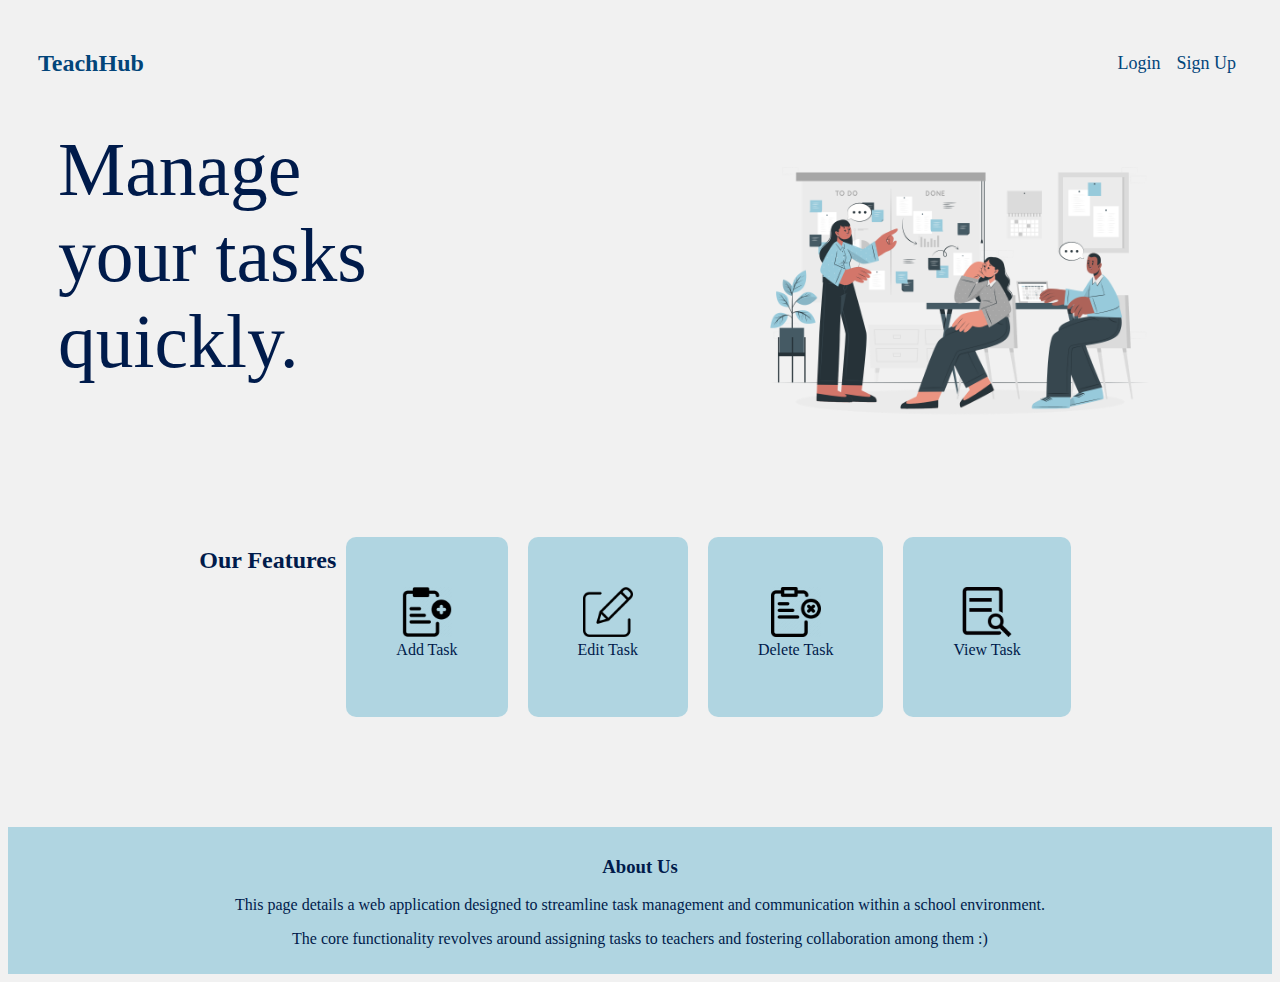
<file: index.html>
<!-- #001B4B   #02457A #018ABE #97cadbb9  #D6EBEE -->
<!Doctype html>
<html lang="en">

<head>
    <meta charset="UTF-8">
    <meta name="viewport" content="width=device-width, initial-scale=1.0">
    <title>Home</title>
    <link rel="stylesheet" href="CSS/home.css">
</head>

<body>
    <div class="container">
        <nav>

            <h2>TeachHub</h2>

            <ul>
                <li>
                    <a href="Login.html">Login</a>
                </li>
                <li>
                    <a href="SignUp.html">Sign Up</a>
                </li>
            </ul>
        </nav>

        <div class="welcome">
            <img src="img/home (2).png" class="photo">
            Manage <br> your tasks <br> quickly.

        </div>


        <div class="grid-container">
            <h2> Our Features</h2>
            <div class="grid-item1 ">
                <a href="AddTask.html"><img src="img/add.webp" class="icon"></a>
                <br>
                Add Task
            </div>
            <div class="grid-item2 ">
                <a href="EditTask.html"><img src="img/edit icon.png" class="icon"></a>
                <br>
                Edit Task
            </div>
            <div class="grid-item3 ">
                <a href="AdminHome.html"><img src="img/delete.webp" class="icon"></a>
                <br>
                Delete Task
            </div>
            <div class="grid-item4 ">
                <a href="AdminHome.html"><img src="img/view.png" class="icon"></a>
                <br>
                View Task
            </div>
        </div>


        <div class="about-section">
            <h3>About Us</h3>
            <p>This page details a web application designed to streamline task management and communication within a
                school environment.</p>

            <p> The core functionality revolves around assigning tasks to teachers and fostering collaboration among
                them :) </p>

        </div>
</body>

</html>
</file>
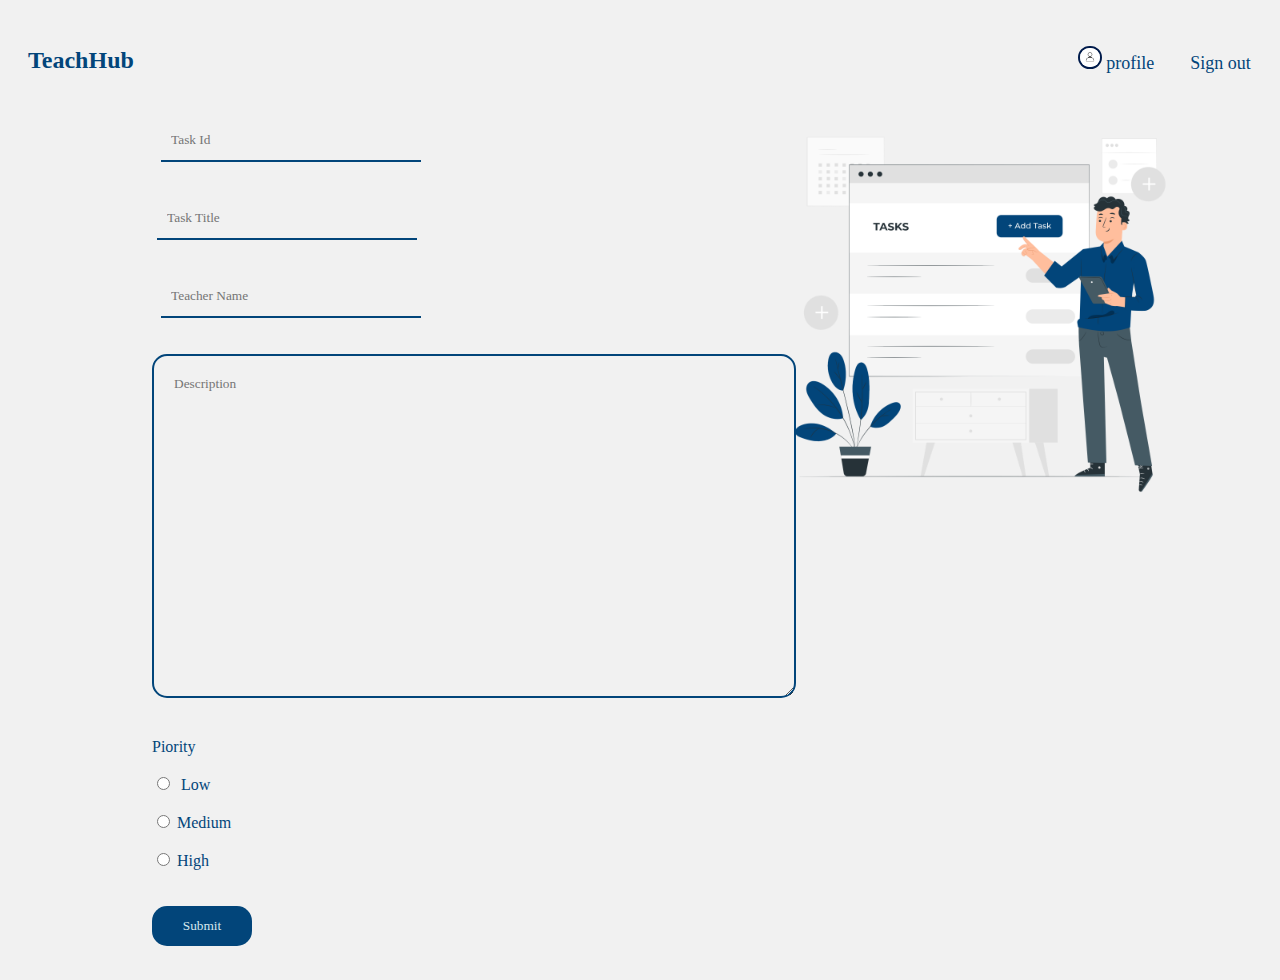
<file: AddTask.html>
<!DOCTYPE html>
<html lang="en">

<head>
    <meta charset="UTF-8">
    <meta name="viewport" content="width=device-width, initial-scale=1.0">
    <link rel="stylesheet" href="CSS/task.css">
    <title>Add Task</title>
</head>

<body>
    <script src="JS/AddTask.js"></script>
    <div class="container"></div>
    <nav>
        <a href="HomePage.html">
            <h2>TeachHub</h2>
        </a>
        <ul>

            <li>
                <a href="ProfilePage.html"><img src="img/download.png" class="pro" width="20px"></a>
                <a href="ProfilePage.html">profile</a>
            </li>
            <li>
                <a href="Login.html">Sign out</a>
            </li>
        </ul>
    </nav>
    </div>
    <img src="img/AddTASK.png" class="image">
    <form method="post" class="form">
        <pre>
                                     <input type="text" id="TaskId"  placeholder="Task Id" class="input">
        
        
                                    <input type="text" id="TaskTitle"  placeholder="Task Title" class="input">
        
        
                                     <input type="text" id="TeacherName" placeholder="Teacher Name" class="input">
                                     
                                      
                                    <textarea name="subject" id="5" placeholder="Description" cols="30" rows="10"></textarea>
        
        
                                    <label class="space">Piority</label>

                                    <input type="radio" name="Piority" id="1"> <label for="1" class="space"> Low</label>
        
                                    <input type="radio" name="Piority" id="2"><label for="2" class="space"> Medium</label>
        
                                    <input type="radio" name="Piority" id="3"><label for="3"class="space"> High</label>
        
        
                                    <button type="submit" onclick="Added(event)">Submit</button>
        </pre>
    </form>

</body>

</html>
</file>
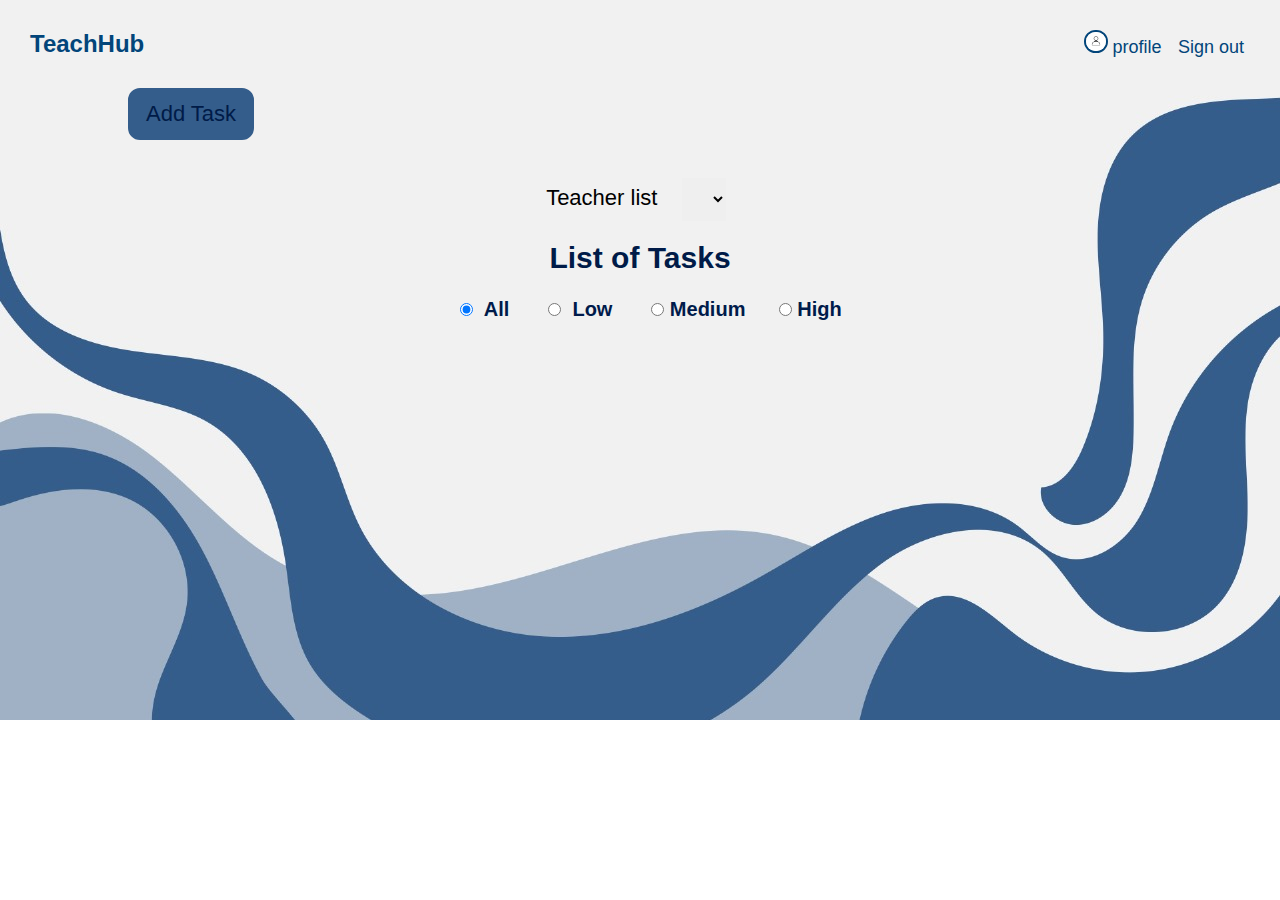
<file: AdminHome.html>
<!DOCTYPE html>
<html>

<head>
    <title>Admin page</title>
    <meta charset="UTF-8" />
    <link rel="stylesheet" href="CSS/admin.css">
</head>

<body>
    <script src="JS/AdminHome.js"></script>
    <div class="container">
        <nav>
            <a href="HomePage.html">
                <h2>Teach<span>Hub</span></h2>
            </a>
            <ul>
                <li>
                    <a href="ProfilePage.html"><img src="img/download.png" class="pro" width="20px"></a>
                    <a href="ProfilePage.html">profile</a>
                </li>
                <li>
                    <a href="Login.html">Sign out</a>
                </li>
            </ul>
        </nav>
    </div>
    <span class="button">
        <form action="AddTask.html">
            <button>Add Task</button>
        </form>
    </span>
    <br>
    <label for="list" class="teacher">Teacher list</label>
    <select name="teacher" id="list">
        <optgroup id="optgroup">
        </optgroup>
    </select>
    <a href="CreatedTask.html"><p class="tit">List of Tasks</p></a>

    <div class="radio">
        <pre> 
            <input type="radio" name="Piority" id="0" onclick="pi(0)" checked> <label for="0" class="space"> All </label>      <input type="radio" name="Piority" id="1" onclick="pi(1)"> <label for="1" class="space"> Low       </label><input type="radio" name="Piority" id="2" onclick="pi(2)"><label for="2" class="space"> Medium      </label><input type="radio" name="Piority" id="3" onclick="pi(3)"><label for="3" class="space"> High        </label></pre>
    </div>
    <div class="con"></div>
</body>

</html>
</file>
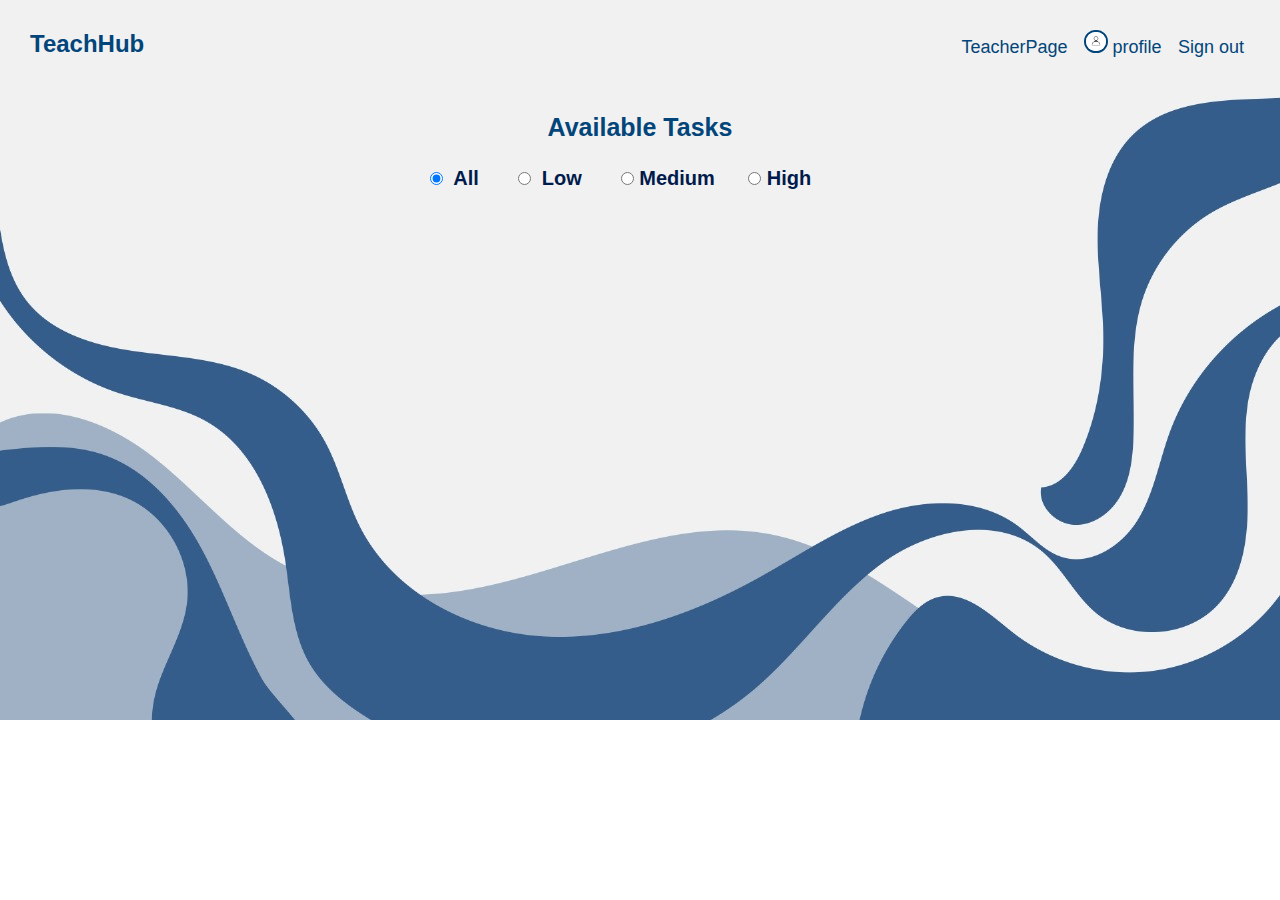
<file: AvailableTasks.html>
<!DOCTYPE html>
<html lang="en">

<head>
    <meta charset="UTF-8">
    <meta name="viewport" content="width=device-width, initial-scale=1.0">
    <link rel="stylesheet" href="CSS/admin.css">
    <title>View Tasks</title>
</head>

<body>
    <script src="JS/AvailableTasks.js"></script>
    <div class="container">
        <nav>
            <a href="HomePage.html">
                <h2>Teach<span>Hub</span></h2>
            </a>
            <ul>

                <li>
                    <a href="TeacherPage.html">TeacherPage</a>
                </li>
                <li>
                    <a href="ProfilePage.html"><img src="img/download.png" class="pro" width="20px"></a>
                    <a href="ProfilePage.html">profile</a>
                </li>
                <li>
                    <a href="Login.html">Sign out</a>
                </li>
            </ul>
        </nav>
    </div>
    <hr>

    <form>
        <a target="_self" href="AvailableTasks.html" class="links">
            Available Tasks
        </a>
        <div>
            <div class="radio"><pre> <input type="radio" name="Piority" id="0" onclick="pi(0)" checked> <label for="0" class="space"> All </label>      <input type="radio" name="Piority" id="1" onclick="pi(1)"> <label for="1" class="space"> Low       </label><input type="radio" name="Piority" id="2" onclick="pi(2)"><label for="2" class="space"> Medium      </label><input type="radio" name="Piority" id="3" onclick="pi(3)"><label for="3" class="space"> High        </label></pre></div>
            <div class="ava_tasks"></div>
        </div>
    </form>
</body>

</html>
</file>
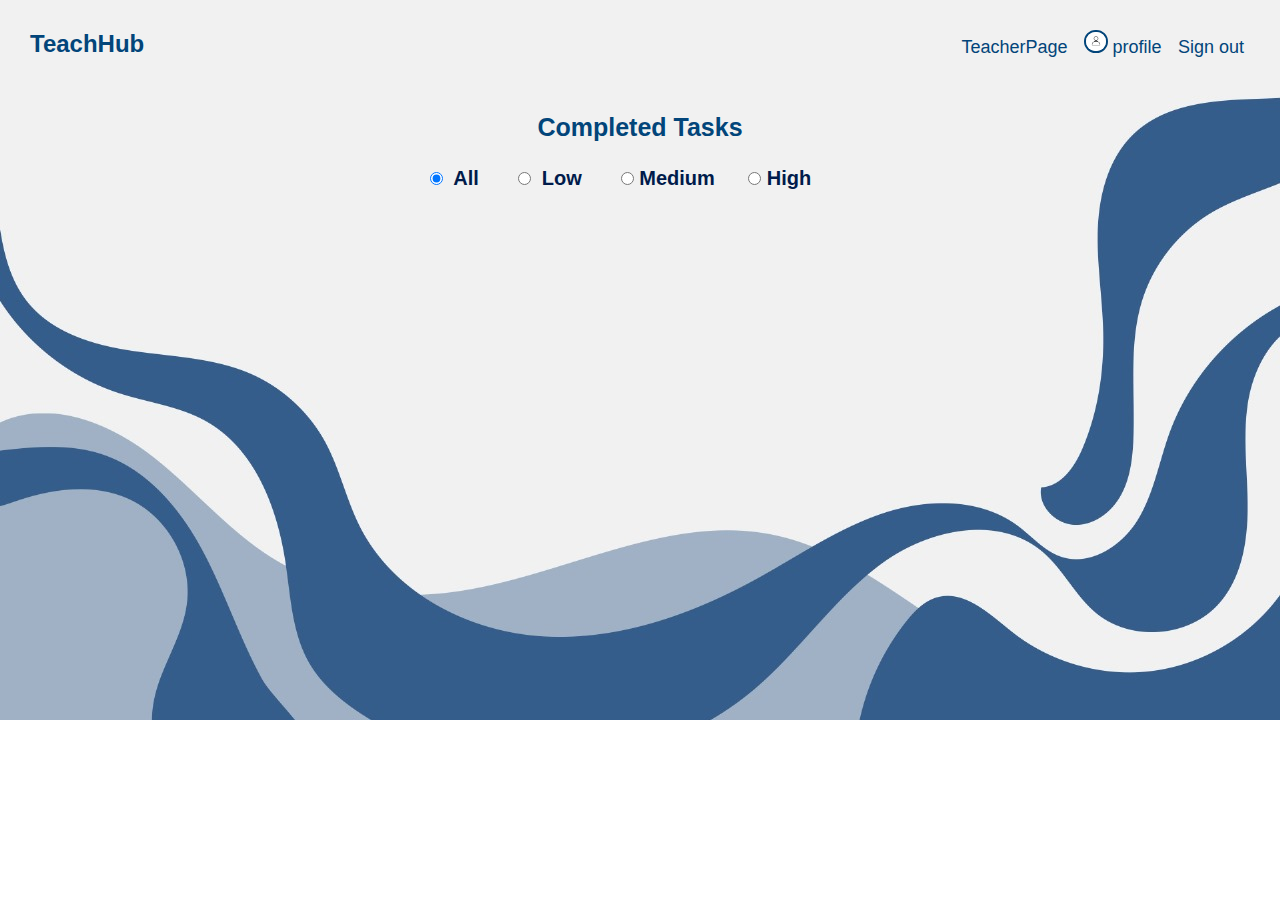
<file: CompletedTasks.html>
<!DOCTYPE html>
<html lang="en">

<head>
    <meta charset="UTF-8">
    <meta name="viewport" content="width=device-width, initial-scale=1.0">
    <link rel="stylesheet" href="CSS/admin.css">
    <title>View Tasks</title>
</head>

<body>
    <script src="JS/CompletedTasks.js"></script>
    <div class="container">
        <nav>
            <a href="HomePage.html">
                <h2>Teach<span>Hub</span></h2>
            </a>
            <ul>

                <li>
                    <a href="TeacherPage.html">TeacherPage</a>
                </li>
                <li>
                    <a href="ProfilePage.html"><img src="img/download.png" class="pro" width="20px"></a>
                    <a href="ProfilePage.html">profile</a>
                </li>
                <li>
                    <a href="Login.html">Sign out</a>
                </li>
            </ul>
        </nav>
    </div>
    <hr>

    <form action="">
        <a target="_self" href="CompletedTasks.html" class="links">
            Completed Tasks
        </a>
        <div class="radio">
            <pre> <input type="radio" name="Piority" id="0" onclick="pi(0)" checked> <label for="0" class="space"> All </label>      <input type="radio" name="Piority" id="1" onclick="pi(1)"> <label for="1" class="space"> Low       </label><input type="radio" name="Piority" id="2" onclick="pi(2)"><label for="2" class="space"> Medium      </label><input type="radio" name="Piority" id="3" onclick="pi(3)"><label for="3" class="space"> High        </label></pre>
        </div>
        <div class="ava_tasks"></div>
    </form>

</body>

</html>
</file>
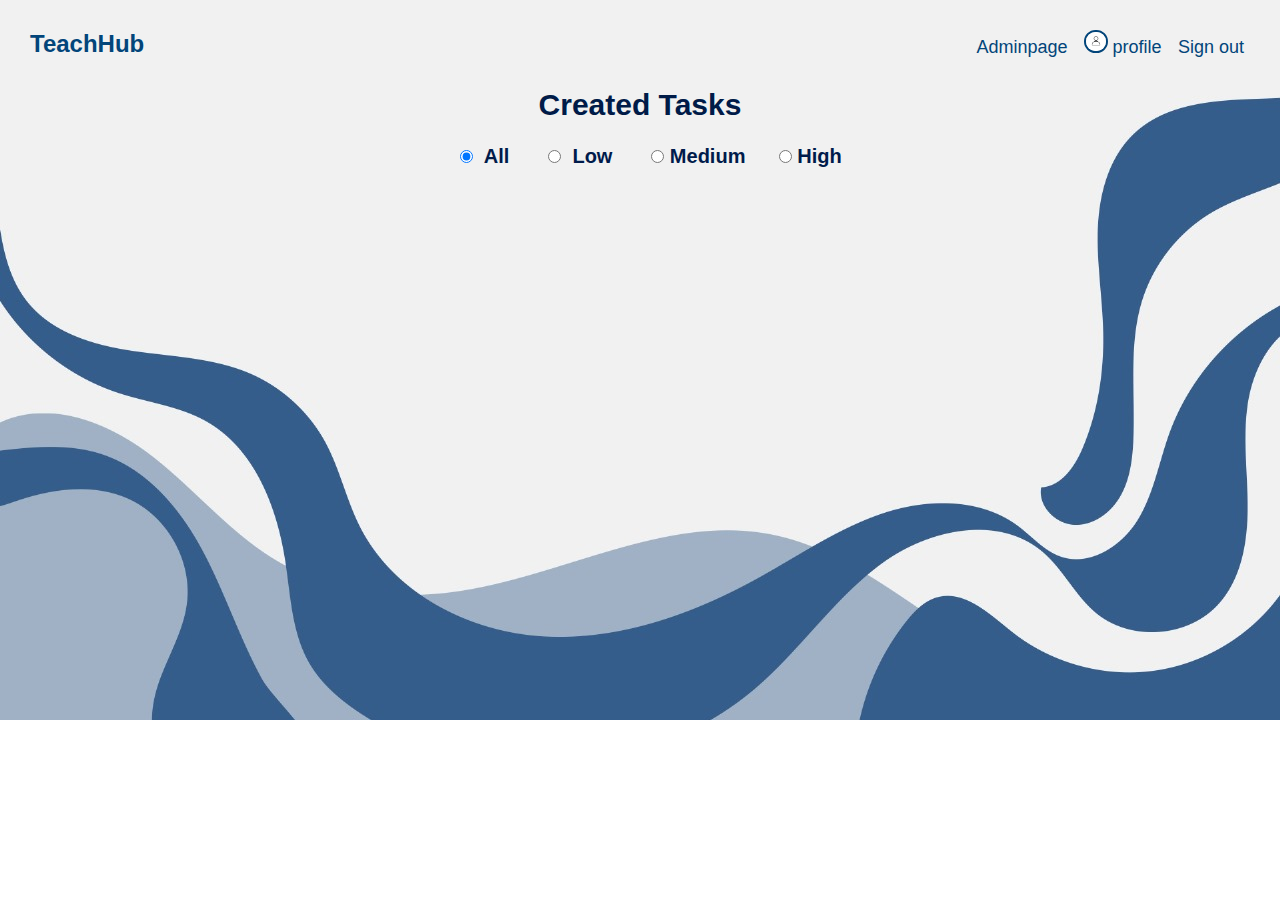
<file: CreatedTask.html>
<!DOCTYPE html>
<html>

<head>
    <title>Admin page</title>
    <meta charset="UTF-8" />
    <link rel="stylesheet" href="CSS/admin.css">
</head>

<body>
    <script src="JS/CreatedTasks.js"></script>
    <div class="container">
        <nav>
            <a href="HomePage.html">
                <h2>Teach<span>Hub</span></h2>
            </a>
            <ul>

                <li>
                    <a href="AdminHome.html">Adminpage</a>
                </li>
                <li>
                    <a href="ProfilePage.html"><img src="img/download.png" class="pro" width="20px"></a>
                    <a href="ProfilePage.html">profile</a>
                </li>
                <li>
                    <a href="Login.html">Sign out</a>
                </li>
            </ul>
        </nav>
    </div>
    </span>

    <p class="tit">Created Tasks</p>
    <div class="radio">
        <pre> 
            <input type="radio" name="Piority" id="0" onclick="pi(0)" checked> <label for="0" class="space"> All </label>      <input type="radio" name="Piority" id="1" onclick="pi(1)"> <label for="1" class="space"> Low       </label><input type="radio" name="Piority" id="2" onclick="pi(2)"><label for="2" class="space"> Medium      </label><input type="radio" name="Piority" id="3" onclick="pi(3)"><label for="3" class="space"> High        </label></pre>
    </div>
    <div class="con"></div>
</body>

</html>
</file>
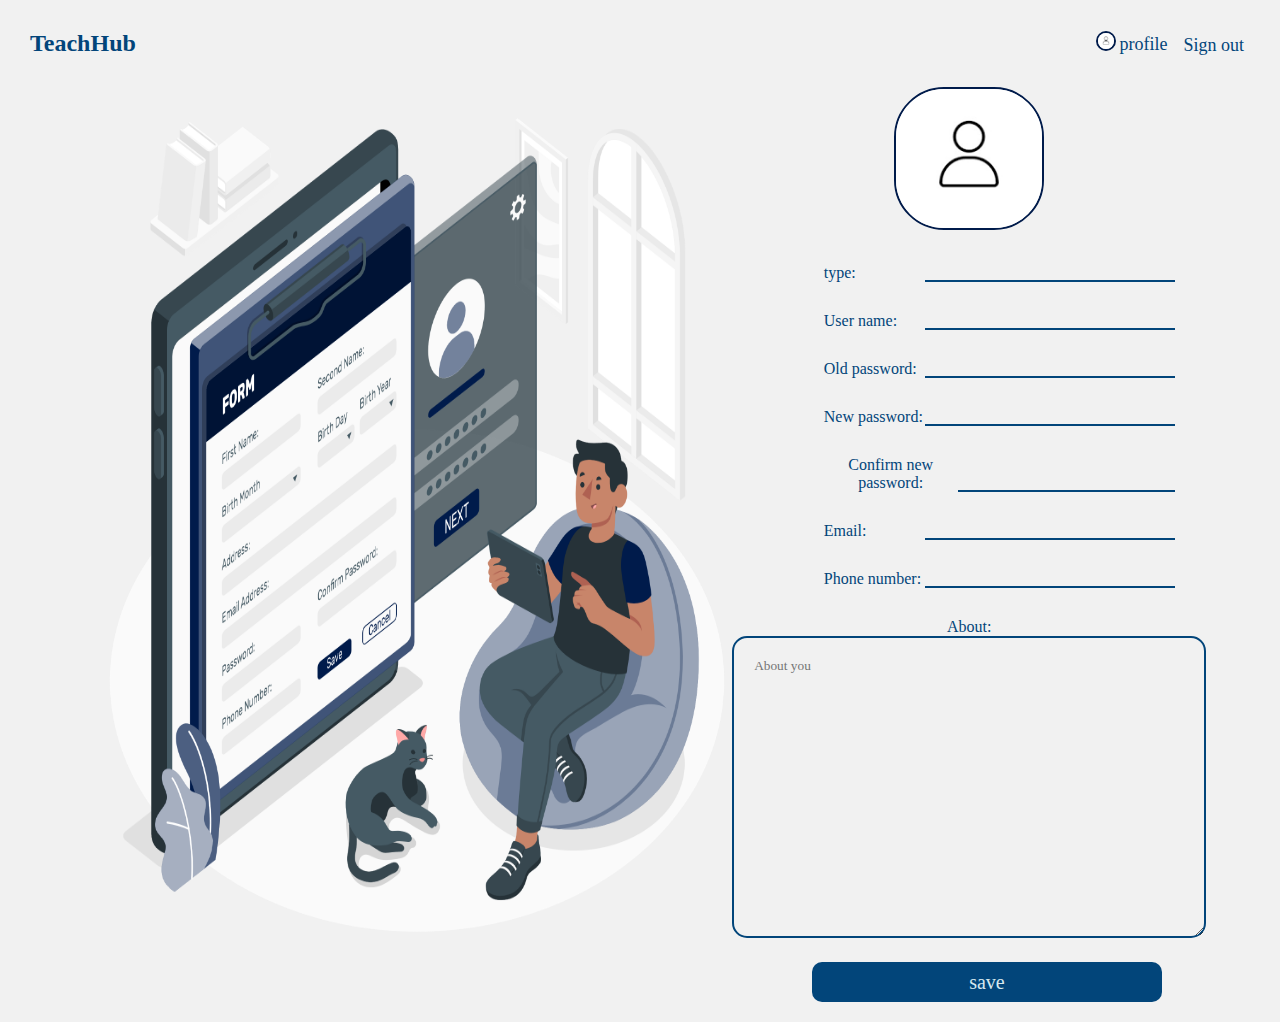
<file: EditProfilePage.html>
<!DOCTYPE html>
<html>

<head>
    <title>Edit my profile</title>
    <meta charset="UTF-8" />
    <link rel="stylesheet" href="CSS/profile.css">
    <link rel="preconnect" href="https://fonts.googleapis.com">
    <link rel="preconnect" href="https://fonts.gstatic.com" crossorigin>
    <link href="https://fonts.googleapis.com/css2?family=Patua+One&display=swap" rel="stylesheet">
</head>

<body>
    <div class="container"></div>
    <nav>
        <a href="HomePage.html">
            <h2>Teach<span>Hub</span></h2>
        </a>
        <ul>

            <li>
                <a href="ProfilePage.html"><img src="img/download.png" class="pro" width="20px"></a>
                <a href="ProfilePage.html">profile</a>
            </li>
            <li>
                <a href="Login.html">Sign out</a>
            </li>
        </ul>
    </nav>
    </div>
    <script src="JS/EditProfilePage.js"></script>


    <form method="post" class="form">
        <img src="img/editprofile.png" class="imag">
        <div class="f">
            <img src="img/download.png" class="img">

            <div class="pa">
                <label for="as">type:</label>
                <input id="as" name="type" type="text" readonly class="input">
            </div>

            <div class="pa">
                <label for="user">User name:</label>

                <input type="text" id="user" name="user" class="input" readonly>
            </div>
            <div class="pa">
                <label for="old pass">Old password:</label>

                <input type="password" name="old pass" id="old pass" class="input" autofocus>
            </div>

            <div class="pa">
                <label for="new pass">New password:</label>

                <input type="password" name="new pass" id="new pass" class="input" required>
            </div>
            <div class="pa">
                <label for="confirm">Confirm new password:</label>

                <input type="password" name="confirm" id="confirm" class="input" required>
            </div>

            <div class="pa">
                <label for="email">Email:</label>

                <input type="email" name="email" required id="email" class="input">
            </div>

            <div class="pa">
                <label for="num">Phone number:</label>

                <input type="text" id="num" name="num" required class="input">
            </div>

            <label for="about">About:</label>
            <textarea class="about" name="about" id="about" cols="40" rows="10" placeholder="About you"
                required></textarea>
            <div class="but">
                <a href="ProfilePage.html"><button type="button" class="save" onclick="Saving(event)">save</button></a>
            </div>

        </div>
    </form>
    </div>

</body>

</html>
</file>
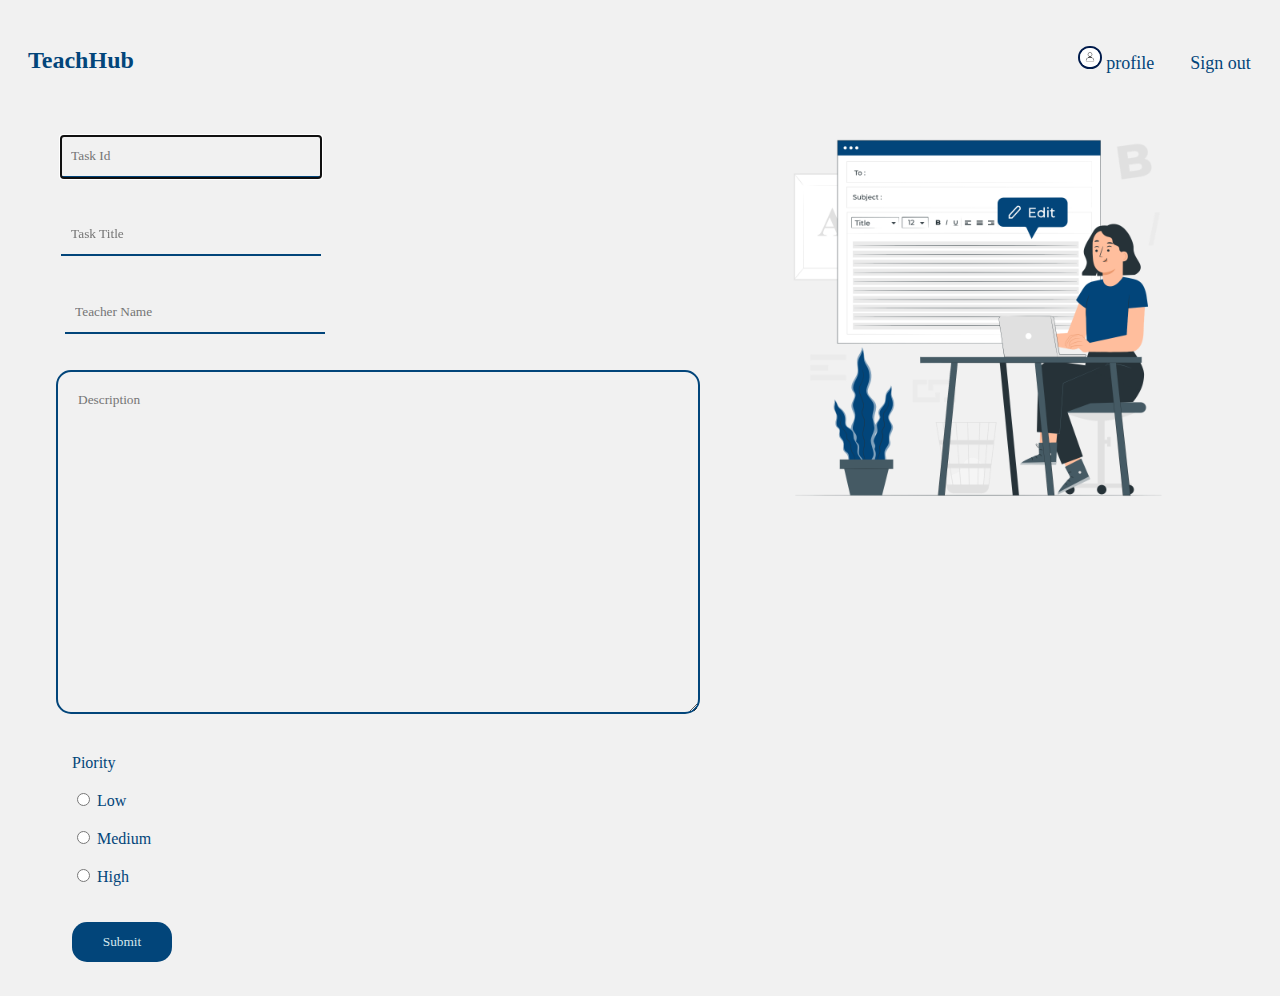
<file: EditTask.html>
<!DOCTYPE html>
<html lang="en">

<head>
    <meta charset="UTF-8">
    <meta name="viewport" content="width=device-width, initial-scale=1.0">
    <link rel="stylesheet" href="CSS/task.css">
    <title>Edit Task</title>
</head>

<body>
    <script src="JS/EditTask.js"></script>
    <div class="container"></div>
    <nav>
        <a href="HomePage.html">
            <h2>Teach<span>Hub</span></h2>
        </a>
        <ul>

            <li>
                <a href="ProfilePage.html"><img src="img/download.png" class="pro" width="20px"></a>
                <a href="ProfilePage.html">profile</a>
            </li>
            <li>
                <a href="Login.html">Sign out</a>
            </li>
        </ul>
    </nav>
    </div>
    <hr>
    <img src="img/edit.png" class="image">
    <form class="form" method="post">
        <pre>
            <input type="text" name="TaskId" id="TaskId"  placeholder="Task Id" class="input" autofocus>
        
        
            <input type="text" name="TaskTitle" id="TaskTitle"  placeholder="Task Title" class="input">


             <input type="text" name="TeacherName" id="TeacherName" placeholder="Teacher Name" class="input">
             
              
            <textarea name="subject" id="5" placeholder="Description" cols="30" rows="10"></textarea>


                <label >Piority</label><br> 
                <input type="radio" name="Piority" id="1"><label for="1"> Low</label>

                <input type="radio" name="Piority" id="2"><label for="2"> Medium</label>

                <input type="radio" name="Piority" id="3"><label for="3"> High</label>

 
                <a href="AdminHome.html"><button onclick="Update(event)" type="submit">Submit</button></a>
        </pre>

    </form>

</body>

</html>
</file>
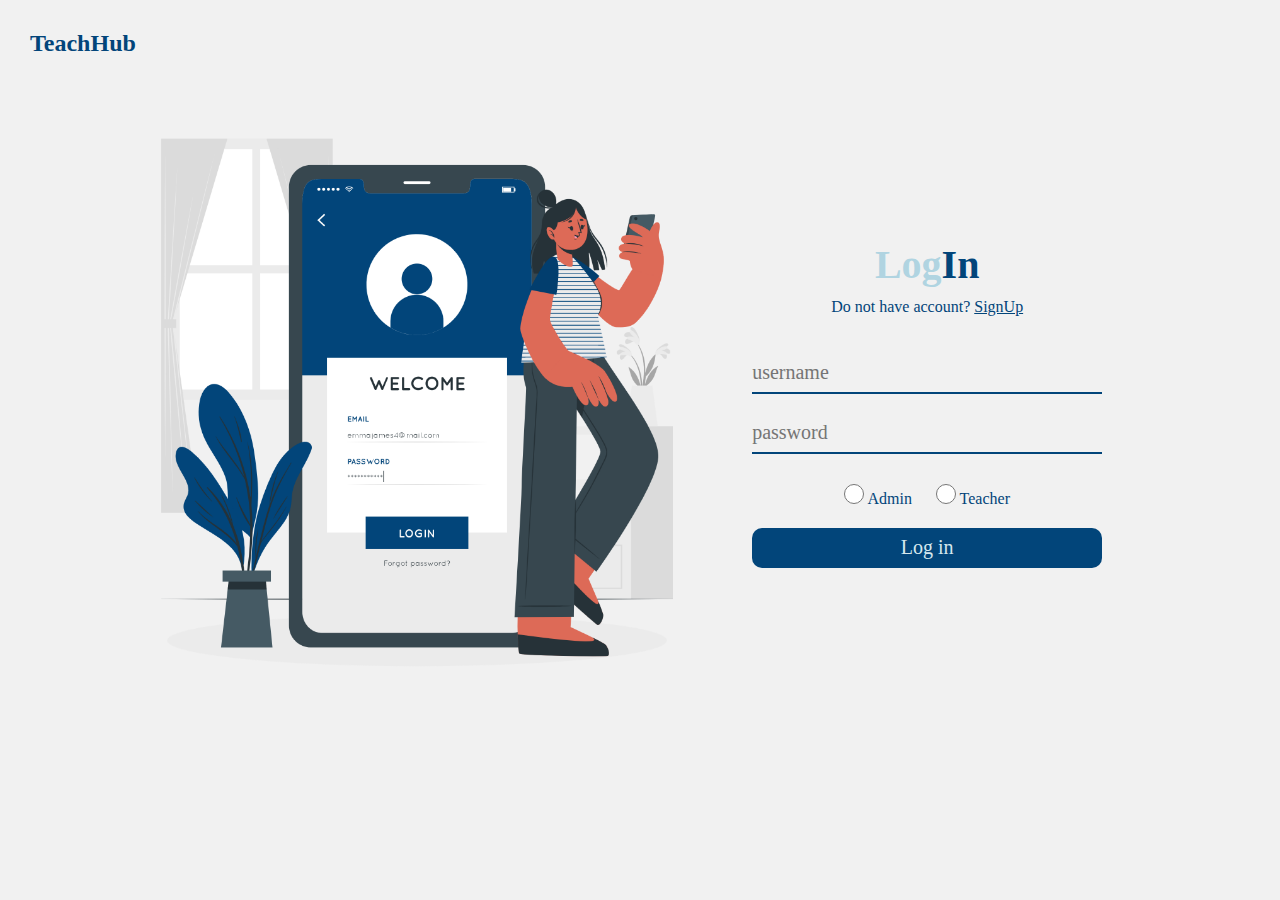
<file: Login.html>
<!DOCTYPE html>
<html lang="en">

<head>
    <meta charset="UTF-8">
    <meta name="viewport" content="width=device-width, initial-scale=1.0">
    <link rel="stylesheet" href="CSS/sign.css">
    <title>Login</title>

</head>

<body>

    <div class="container">
        <nav>
            <h2>TeachHub</h2>
        </nav>
    </div>
    <form method="post" class="form">
        <img src="img/login.png" class="img">
        <div class="m">
            <h1>Log<span>In</span></h1>
        <div class="dif">
        Do not have account?
            <a href="SignUp.html">SignUp</a>
        </div>
        <br>

        <input type="text" required placeholder="username" class="input" id="user">


        <input type="password" required placeholder="password" class="input" id="pass">



        <input id="admin" type="radio" name="as" value="Admin" class="radio">
        <label for="admin" class="space">Admin</label>


        <input id="teacher" type="radio" name="as" value="Teacher" class="radio">
        <label for="teacher">Teacher</label>

        <button type="submit" onclick="login(event)" class="login">Log in</button>

        </div>
    </form>
    <script src="JS/Login.js"></script>
</body>

</html>
</file>
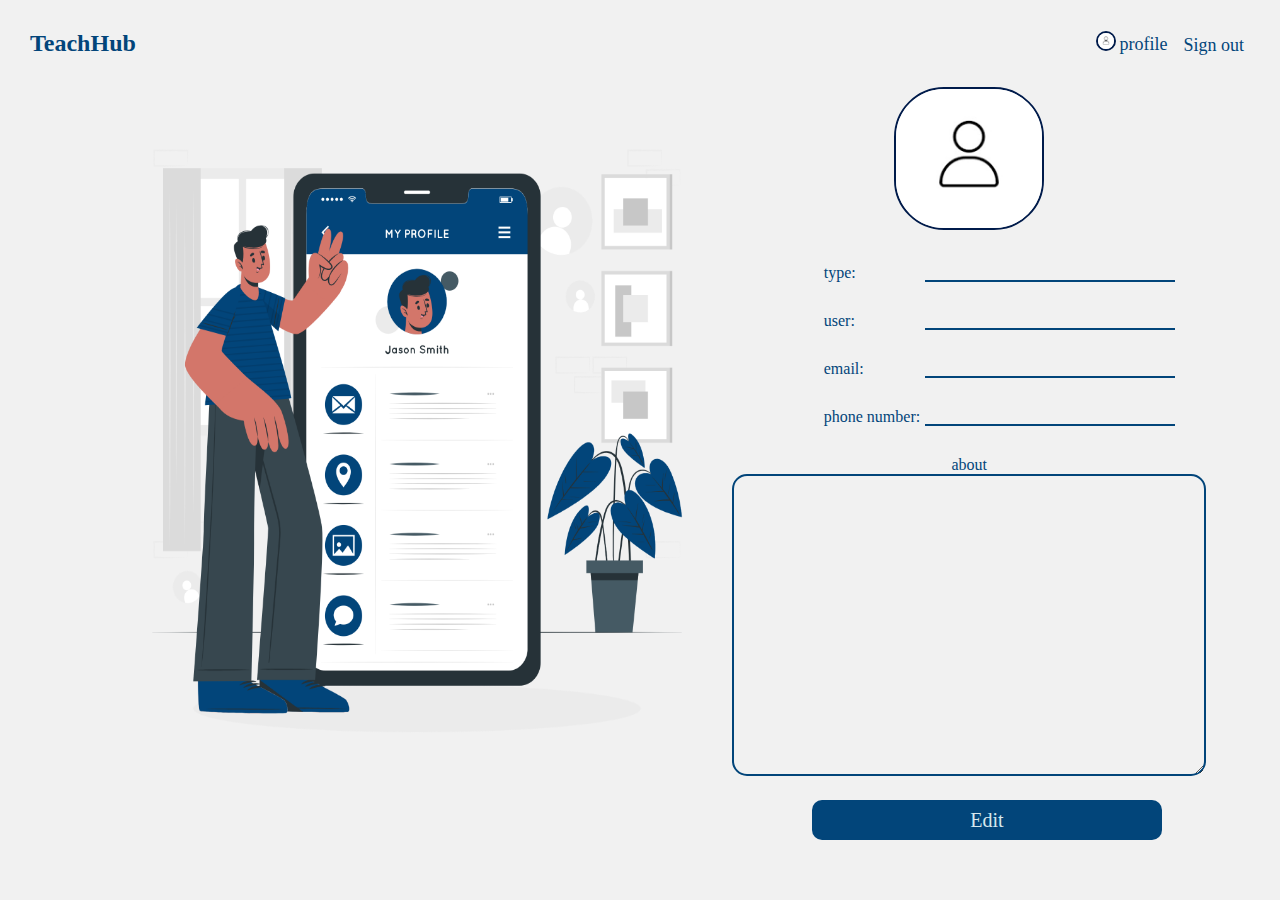
<file: ProfilePage.html>
<!DOCTYPE html>
<html lang="en">

<head>
    <title>My profile</title>
    <meta charset="UTF-8" />
    <link rel="stylesheet" href="CSS/profile.css">
    <link rel="preconnect" href="https://fonts.googleapis.com">
    <link rel="preconnect" href="https://fonts.gstatic.com" crossorigin>
    <link href="https://fonts.googleapis.com/css2?family=Patua+One&display=swap" rel="stylesheet">
</head>

<body>
    <script src="JS/ProfilePage.js"></script>

    <div class="container"></div>
    <nav>
        <a href="HomePage.html">
            <h2>Teach<span>Hub</span></h2>
        </a>
        <ul>

            <li>
                <a href="ProfilePage.html"><img src="img/download.png" class="pro" width="20px"></a>
                <a href="ProfilePage.html">profile</a>
            </li>
            <li>
                <a href="Login.html">Sign out</a>
            </li>
        </ul>
    </nav>
    </div>



    <form method="post" class="form">
        <img src="img/Profile.png" class="imag">
        <div class="f">
            <img src="img/download.png" class="img">

            <div class="pa">
                <label class="label">type:</label>
                <input class="input" type="text" name="type" readonly>
            </div>

            <div class="pa">
                <label class="label">user:</label>
                <input class="input" type="text" name="user" readonly>
            </div>

            <div class="pa"><label class="label">email:</label>
                <input class="input" type="email" name="email" readonly>
            </div>

            <div class="pa"><label class="label">phone number:</label>
                <input class="input" type="text" name="num" readonly>
            </div>

            <label class="label">about</label>
            <textarea class="about" name="about" cols="40" rows="10" readonly></textarea>

            <div class="but">
                <a href="EditProfilePage.html"><button type="button" class="edit">Edit</button></a>
            </div>
        </div>


    </form>






</body>

</html>
</file>
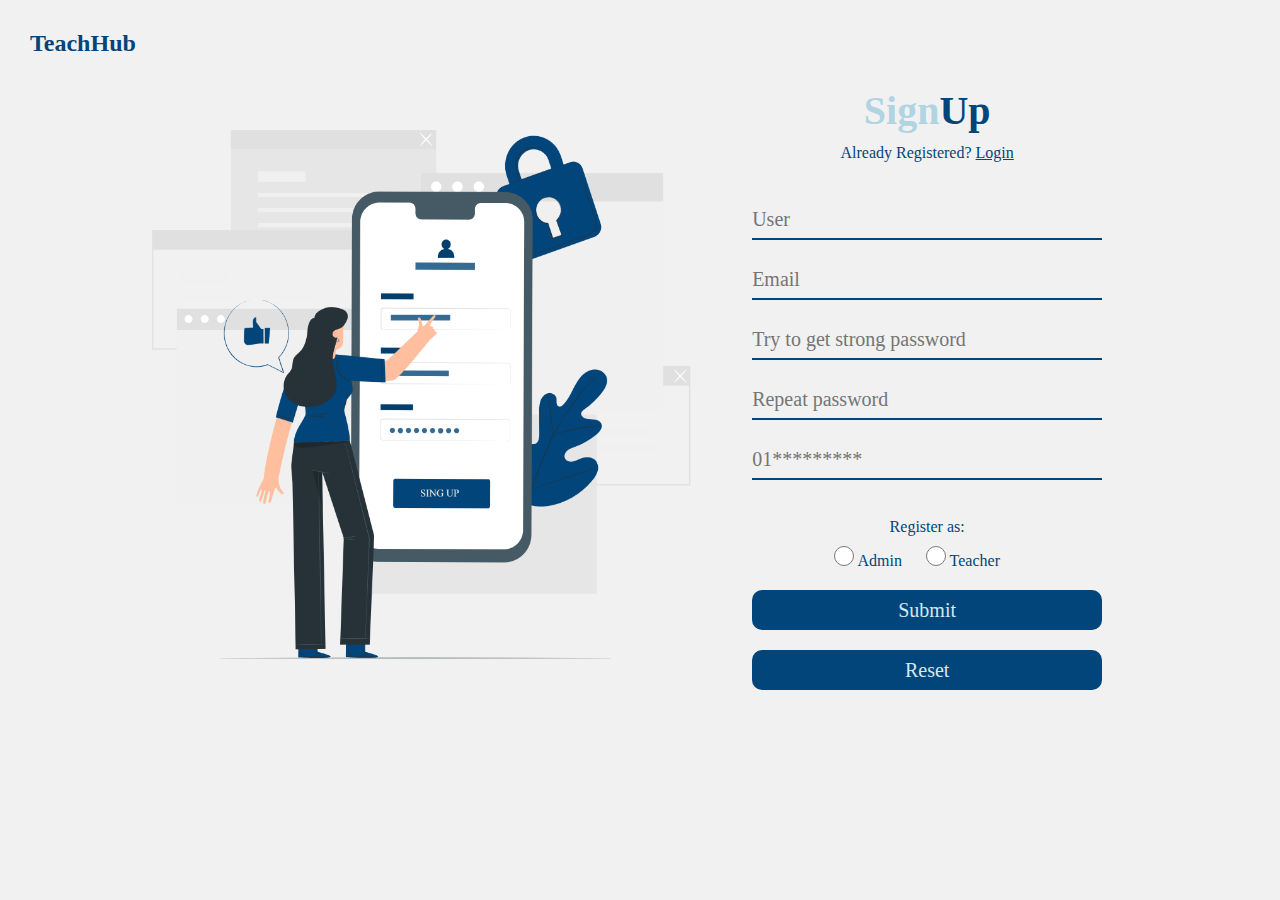
<file: SignUp.html>
<!DOCTYPE html>
<html>

<head>
    <meta charset="UTF-8" />
    <title>Sign up</title>
    <link rel="stylesheet" href="CSS/sign.css">
</head>

<body>
    <div class="container">
        <nav>
            <h2>TeachHub</h2>
        </nav>
    </div>
    <script src="JS/SignUp.js"></script>
    <form acion="" method="post" class="form">
        <img src="img/signup.png" class="img">

        <div class="f">
            
            <h1>Sign<span>Up</span></h1>
        <div class="dif">
            Already Registered?
            <a href="Login.html">Login</a>
        </div>
        <br>


        <input type="text" required name="user" autofocus placeholder="User" class="input" id="user">
        

        <input type="email" placeholder="Email" name="email" class="input" id="email">

        <input type="password" required placeholder="Try to get strong password" name="pass" class="input" id="pass">

        <input type="password" required placeholder="Repeat password" class="input" id="Cpass">

        <input type="tel" required placeholder="01*********" class="input" id="num">
        
        <br>

        <div class="sub">
            <li>Register as:</li>
            <input id="admin" type="radio" required name="as" value="admin" class="radio">
            <label for="admin" class="space">Admin</label>

            <input id="Teacher" type="radio" required name="as" value="teacher" class="radio">
            <label for="Teacher" class="space">Teacher</label>
        </div>

        <input type="submit" onclick="Submited(event)" class="button">
        <input type="reset" class="button">
        </div>
        </div>
        
    </form>
</body>

</html>
</file>
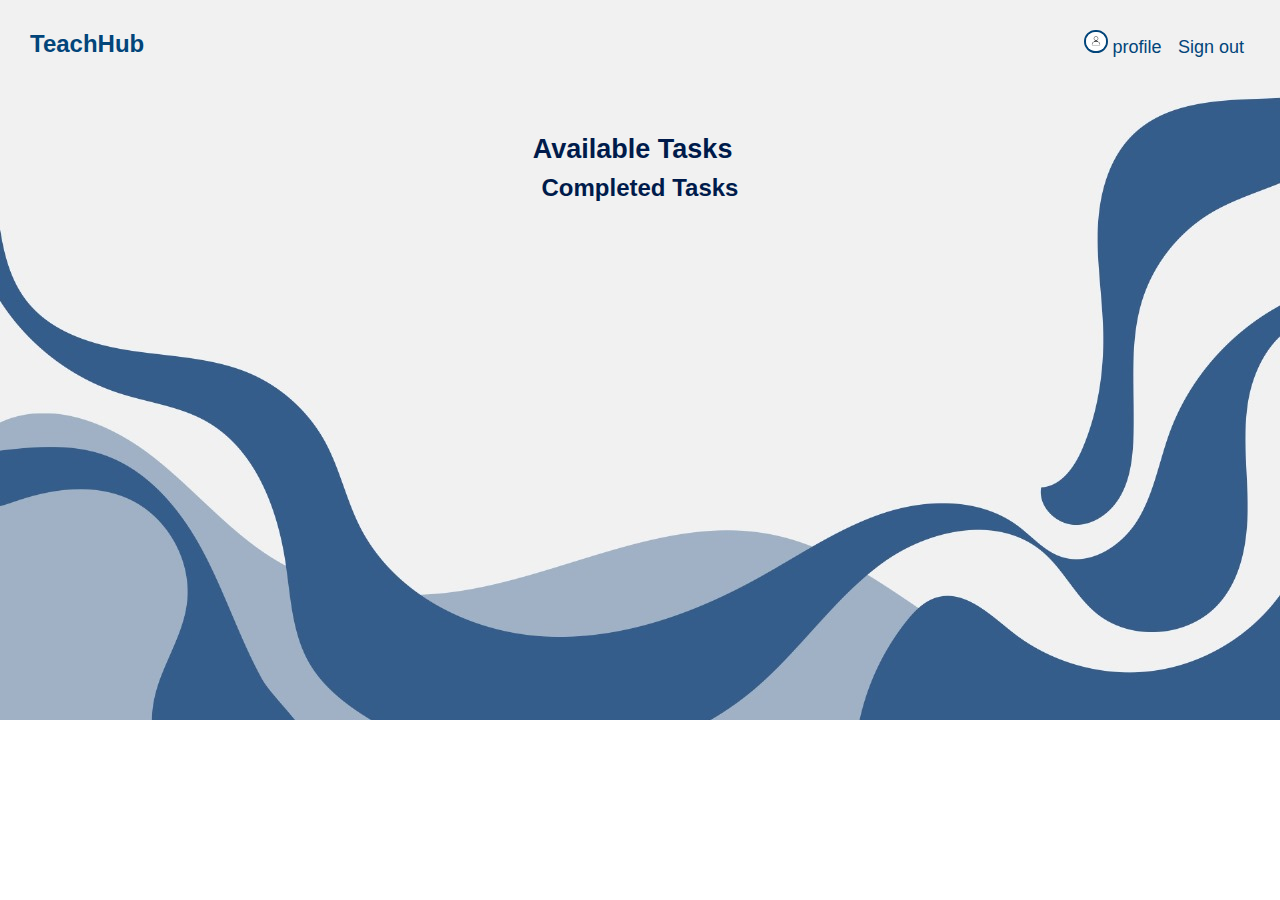
<file: TeacherPage.html>
<!DOCTYPE html>
<html lang="en">

<head>
    <meta charset="UTF-8">
    <meta name="viewport" content="width=device-width, initial-scale=1.0">
    <link rel="stylesheet" href="CSS/teacher.css">
    <title>Teacher Page</title>
</head>

<body>
    <script src="JS/TeacherPage.js"></script>
    <div class="container">
        <nav>
            <a href="HomePage.html">
                <h2>Teach<span>Hub</span></h2>
            </a>

            <ul>
                <li>
                    <a href="ProfilePage.html"><img src="img/download.png" class="pro" width="20px"></a>
                    <a href="ProfilePage.html">profile</a>
                </li>
                <li>
                    <a href="Login.html">Sign out</a>
                </li>
            </ul>
        </nav>
    </div>
    <form action="">
        <br><br>
        <div class="con">
            <a href="AvailableTasks.html"> <h2>Available Tasks</h2></a>
            <div class="ava_tasks"></div>
        </div>
        <div class="col">
            <a href="CompletedTasks.html">
                <h2>Completed Tasks</h2>
            </a>
        </div>
       
        <div class="com_tasks">
            
        </div>


    </form>
</body>

</html>
</file>
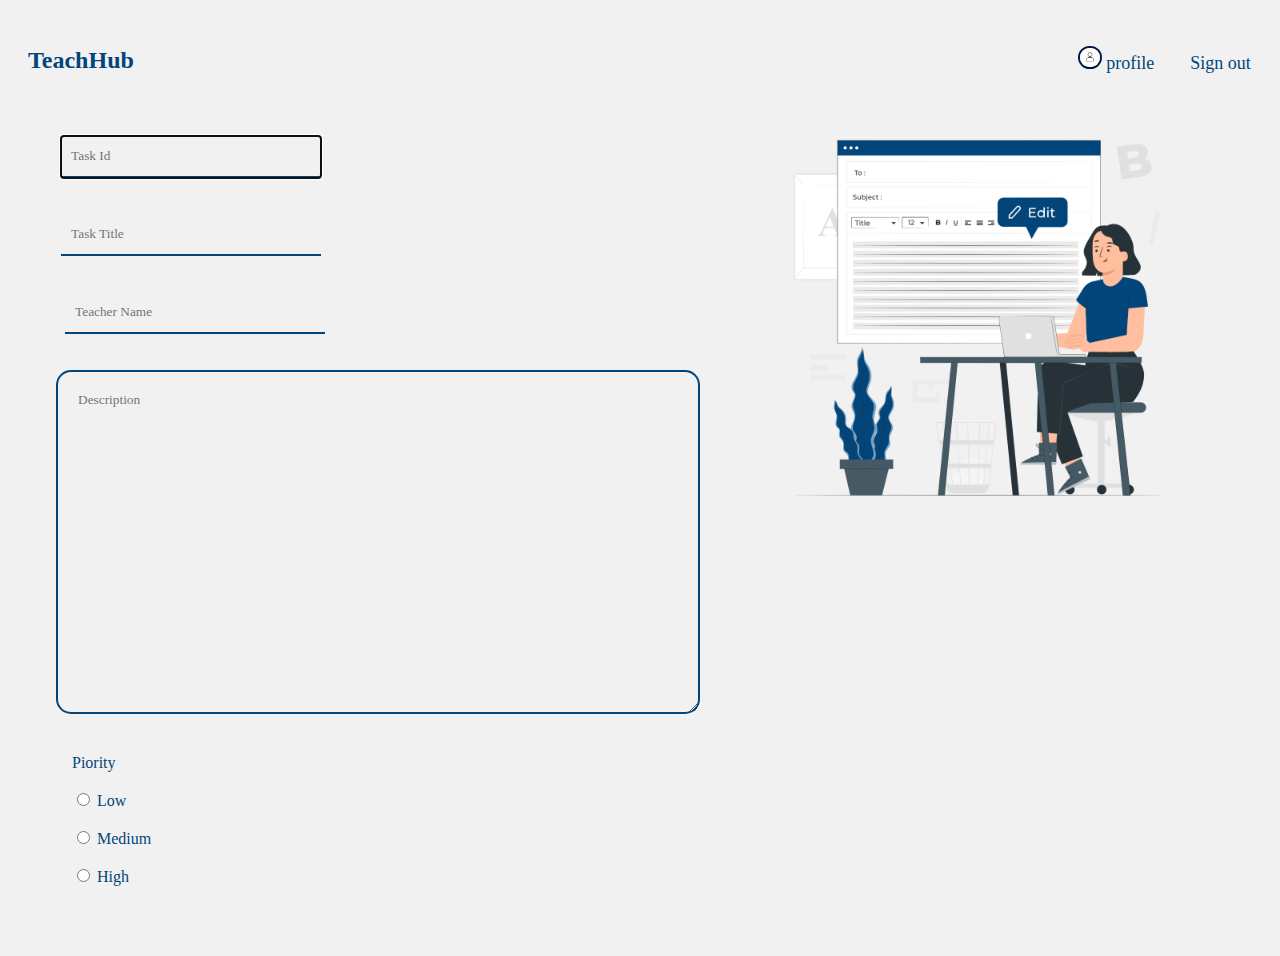
<file: ViewDetailsTask.html>
<!DOCTYPE html>
<html lang="en">

<head>
    <meta charset="UTF-8">
    <meta name="viewport" content="width=device-width, initial-scale=1.0">
    <link rel="stylesheet" href="CSS/task.css">
    <title>Task Details</title>
</head>

<body>
    <script src="JS/EditTask.js"></script>
    <div class="container"></div>
    <nav>
        <a href="HomePage.html">
            <h2>Teach<span>Hub</span></h2>
        </a>
        <ul>

            <li>
                <a href="ProfilePage.html"><img src="img/download.png" class="pro" width="20px"></a>
                <a href="ProfilePage.html">profile</a>
            </li>
            <li>
                <a href="Login.html">Sign out</a>
            </li>
        </ul>
    </nav>
    </div>
    <hr>
    <img src="img/edit.png" class="image">
    <form class="form" method="post">
        <pre>
            <input type="text" name="TaskId" id="TaskId"  placeholder="Task Id" class="input" autofocus readonly>
        
        
            <input type="text" name="TaskTitle" id="TaskTitle"  placeholder="Task Title" class="input" readonly>


             <input type="text" name="TeacherName" id="TeacherName" placeholder="Teacher Name" class="input" readonly>
             
              
            <textarea name="subject" id="5" placeholder="Description" cols="30" rows="10" readonly></textarea>


                <label >Piority</label><br> 
                <input type="radio" name="Piority" id="1"><label for="1"> Low</label>

                <input type="radio" name="Piority" id="2"><label for="2"> Medium</label>

                <input type="radio" name="Piority" id="3"><label for="3"> High</label>

 
        </pre>

    </form>

</body>

</html>
</file>
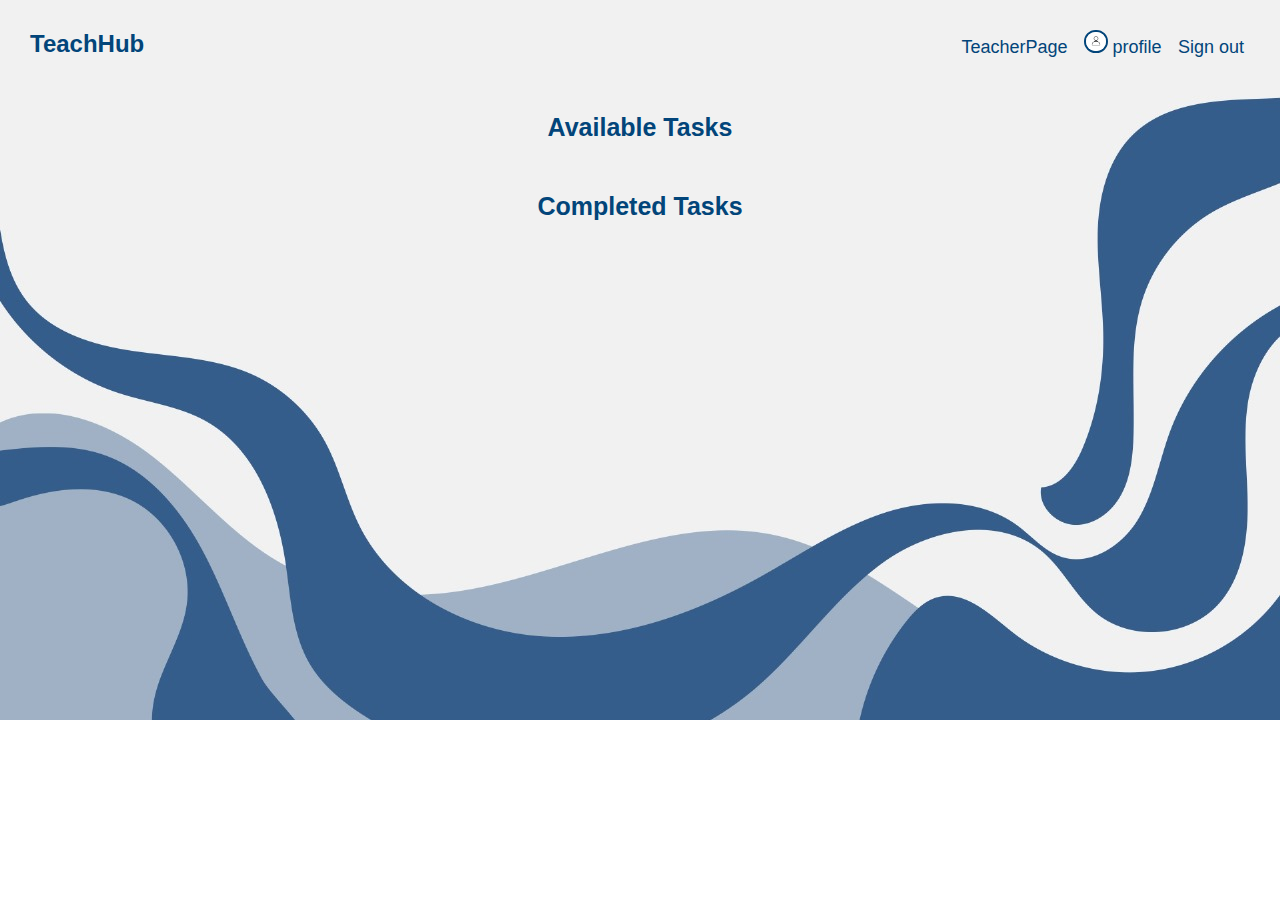
<file: ViewTaskTeacher.html>
<!DOCTYPE html>
<html lang="en">

<head>
    <meta charset="UTF-8">
    <meta name="viewport" content="width=device-width, initial-scale=1.0">
    <link rel="stylesheet" href="CSS/admin.css">
    <title>View Tasks</title>
</head>

<body>
    <div class="container">
        <nav>
            <a href="HomePage.html">
                <h2>TeachHub</h2>
            </a>
            <ul>

                <li>
                    <a href="TeacherPage.html">TeacherPage</a>
                </li>
                <li>
                    <a href="ProfilePage.html"><img src="img/download.png" class="pro" width="20px"></a>
                    <a href="ProfilePage.html">profile</a>
                </li>
                <li>
                    <a href="Login.html">Sign out</a>
                </li>
            </ul>
        </nav>
    </div>
    <hr>


    <form>
        <a target="_self" href="AvailableTasks.html" class="links">
            Available Tasks
        </a>
        <div class="ava_tasks"></div>
    </form>
    <form action="">
        <a target="_self" href="CompletedTasks.html" class="links">
            Completed Tasks
        </a>
        <div class="ava_tasks"></div>
    </form>

</body>

</html>
</file>
<file: CSS/home.css>
* {
    font-family: 'Times New Roman', Times, serif;
}

nav {
    display: flex;
    justify-content: space-between;
    align-items: center;
    margin: 30px;


}

nav h2 {
    color: #02457A;

}



nav ul li {
    display: inline-block;
    margin: 0 6px;


}

nav ul li a {
    color: #02457A;
    text-decoration: none;
    font-size: 18px;
    font-weight: 500;
    transition: 0.5s;

}

nav ul li a:hover {
    color: #97cadbb9;

}

body {
    background-color: #f1f1f1;
}

.welcome {
    font-size: 2cm;

    font-style: bold;
    text-align: left;
    color: #001B4B;
    height: 400px;
    padding-left: 50px;
}

.photo {
    position: absolute;
    top: 60px;
    right: 100px;
    height: 450px;
    width: 440px;

}

.about-section {
    background-color: #97cadbb9;
    text-align: center;
    padding-top: 10px;
    color: #001B4B;
    padding-bottom: 10px;

}

.grid-container {

    color: #001B4B;
    display: flex;
    flex-wrap: wrap;
    justify-content: center;
    height: 200px;
    padding-bottom: 100px;


}

.grid-container div {
    padding: 50px;
    margin: 10px;
    background-color: #97cadbb9;
    border-radius: 10px;
    text-align: center;
    transition: 0.2s;
}

.icon {
    width: 50px;
    height: 50px;
}
</file>
<file: CSS/task.css>
* {
    font-family: 'Times New Roman', Times, serif;
    color: #02457a;
    border-style: none;
}

body {
    background-color: #f1f1f1;

    background-repeat: no-repeat;
    background-size: cover;
    text-align: center;
    overflow-x: hidden;
}

.image {
    position: absolute;
    top: 110px;
    right: 100px;
    height: 400px;
    weight: 300px;
}


.form {
    text-align: left;
}

nav {
    text-align: left;
    width: 98%;
    border-radius: 15px;

}

li {
    padding: 10px;
    display: inline-block;
}

a:link {
    text-decoration: none;
    color: #02457A;
}

li :hover {
    color: #97cadb;
}

::selection {
    background-color: #02457A;
    color: #02457A;
}


button {
    background-color: #02457A;
    color: #d6e8ee;
    border-color: #001b4b;
    border-radius: 15px;
    width: 100px;
    height: 40px;
}

.input {
    border-bottom: 2px solid #02457A;
    background: transparent;
    width: 240px;
    height: 20px;
    padding: 10px;
    margin: 0px 5px;
}

textarea {
    background: transparent;
    border: 2px solid #02457A;
    border-radius: 15px;

    outline: #02457A;
    width: 600px;
    height: 300px;
    padding: 20px;
}


.a {
    border-radius: 10px;
}

button:hover {
    background-color: #d6e8ee;
    color: #02457A;

}

.radio {

    height: 20px;
    width: 20px;
    margin-top: 10px;
    margin-right: 10px;

}

.space {
    margin-right: 20px;
}

nav {
    display: flex;
    justify-content: space-between;
    align-items: center;
    margin: 20px;
}

nav h2 {
    color: #02457A;

}



nav ul li {
    display: inline-block;
    margin: 0 6px;


}

nav ul li a {
    color: #02457A;
    text-decoration: none;
    font-size: 18px;
    font-weight: 500;
    transition: 0.5s;

}

nav ul li a:hover {
    color: #97cadbb9;

}

.Edit {
    margin: 10px;
    text-decoration: none;
    font-size: large;
    color: #001B4B;
    background-color: #02457A;
    padding: 10px;
    border-radius: 10px;
    color: white;
    position: absolute;
    right: 41%;
}

.Edit:hover {
    background-color: darkgray;
}

.pro {
    background: transparent;
    border-radius: 50px 50px;
    align-items: center;
    border: #001B4B solid 2px;
}
</file>
<file: CSS/admin.css>
* {
    font-family: 'Open Sans', sans-serif;
    margin: 0;
    padding: 0;
    border-style: none;
}

.top {
    display: flex;
    justify-content: space-between;
    align-items: center;
    width: 80%;
    margin: 0 auto 25px;
    padding: 20px 0;
}

nav {
    display: flex;
    justify-content: space-between;
    align-items: center;
    margin: 30px;

}

nav h2 {
    color: #02457A;

}



nav ul li {
    display: inline-block;
    margin: 0 6px;


}

nav ul li a {
    color: #02457A;
    text-decoration: none;
    font-size: 18px;
    font-weight: 500;
    transition: 0.5s;

}

nav ul li a:hover {
    color: #97cadbb9;

}


body {
    background-image: url(design.png);

    background-repeat: no-repeat;
    background-size: cover;
    text-align: center;
    overflow-x: hidden;
}

.logo {
    color: #001B4B;
    text-decoration: none;
    font-size: 32px;
    text-transform: capitalize;
    font-weight: 700;
}

.top ul li {
    display: inline-block;
    padding: 0 6px;
}

.pro {
    background: transparent;
    border-radius: 50px 50px;
    align-items: center;
    border: #02457A solid 2px;
}

.top ul li a {
    text-decoration: none;
    color: #001b48;
    font-size: 22px;
    transition-duration: .5s;
    cursor: pointer;
}

.top ul li a:hover {
    color: #034572;
}

.title {
    text-align: center;
    font-size: 63px;
    color: #001b48;
    margin-top: 33px;
    font-style: oblique;
}

.button {
    display: flex;
    width: 70%;
    justify-content: space-between;
    margin-left: 10%;
}

.button button {
    border: none;
    font-size: 22px;
    color: #001b48;
    cursor: pointer;
    transition: .7s ease;
    border: 3px solid #345d8b;
    border-radius: 12px;
    background-color: #345d8b;
    padding: 10px 15px;
}

.button button:hover {
    padding: 5px 10px;
    background-color: #a0b1c5;
    border-color: #a0b1c5;
}

.tt {
    text-align: center;
    font-size: 28px;
}

.tt a {
    text-decoration: none;
    color: #001b48;
}

.tit {
    text-align: center;
    font-size: 30px;
    color: #001b48;
    font-weight: 600;
}

.list {
    display: flex;
    flex-direction: row;
    align-items: flex-start;
    width: 100%;
    justify-content: space-around;
    flex-wrap: wrap;
}

.list .t {
    display: flex;
    width: 80%;
    justify-content: space-between;
    font-size: 22px;
    color: #001b48;
    margin-left: 150px;
}

.list .b {
    display: flex;
    width: 80%;
    justify-content: flex-end;
    margin-left: 30px;
}

.list .b div {
    display: flex;
    width: calc(100%/3);
    justify-content: space-around;
}

.list .b div button {
    border: none;
    font-size: 22px;
    cursor: pointer;
    transition-duration: .4s;
    border: 12px solid rgba(255, 255, 255, 0.3);
    border-radius: 12px;
    background-color: rgba(255, 255, 255, 0.3);
}

.list .b .one {
    margin-right: 190px;
}

.list .b .three {
    margin-left: 190px;
}

.teacher {
    font-size: 22px;
    text-indent: 12px;
    margin-left: 12px;
}

.con {
    display: flex;
    align-items: center;
    width: 89%;
    margin: auto;
    flex-wrap: wrap;
    flex-direction: row;
}

.task {
    background-color: #f1f1f1;
    box-shadow: 0 5px 25px rgba(1, 1, 1, 15%);
    width: 20em;
    padding: 25px;
    border-radius: 10px;
    margin: 15px;
    transition: 0.7s ease;
    position: relative;
    overflow-wrap: break-word;
}

.task:hover {
    transform: scale(1.1);
}

.task h4 {
    color: #001B4B;
    font-size: 1.7em;
    text-align: center;
}

.task p {
    color: black;
    font-size: 1.2em;
    text-align: center;
    margin: 25px 10px;
}

.buttons {
    display: flex;
    justify-content: space-around;
}

.buttons button {
    width: 100;
    padding: 10px 15px;
    background-color: #345d8b;
    transition: 0.7s ease;
    border-radius: 25px;
    font-weight: 500;
}

.buttons button:hover {
    background-color: #a0b1c5;
}

.see_more {
    text-decoration: none;
    font-size: large;
    color: #001B4B;
    background-color: #02457A;
    padding: 10px;
    border-radius: 10px;
    position: relative;
    right: 0%;
    bottom: 0%;
    color: white;
}

.see_more:hover {
    background-color: darkgray;
}

select {
    margin: 20px;
    font-size: 16px;
    padding: 12px;
}

.links {
    font-size: 25px;
    font-weight: bold;
    text-decoration: none;
    margin: 25px;
    display: inline-block;
    color: #02457A;
}

a:link {
    text-decoration: none;
    color: #02457A;
}


.ava_tasks,
.com_tasks {
    display: flex;
    align-items: center;
    width: 89%;
    margin: auto;
    flex-wrap: wrap;
    flex-direction: row;
}

.radio {

    color: #001B4B;
    font-size: 20px;
    font-weight: bold;

}
</file>
<file: CSS/profile.css>
* {
    font-family: open sans;
    color: #02457a;
}

* {
    margin: 0;
    padding: 0;
    box-sizing: border-box;
}

/*.rectangle {
    width: 70%;
    background: rgba(255, 255, 255, 0.2);
    border-radius: 20px;
}*/

.img {
    width: 150px;
    background: transparent;
    border-radius: 50px 50px;
    align-items: center;
    border: #001B4B solid 2px;

}

a:link {
    text-decoration: none;
    color: #02457A;
}


.pro {
    background: transparent;
    border-radius: 50px 50px;
    align-items: center;
    border: #001B4B solid 2px;
}

nav {
    display: flex;
    justify-content: space-between;
    align-items: center;
    margin: 30px;

}

nav h2 {
    color: #02457A;

}



nav ul li {
    display: inline-block;
    margin: 0 6px;


}

nav ul li a {
    color: #02457A;
    text-decoration: none;
    font-size: 18px;
    font-weight: 500;
    transition: 0.5s;

}

nav ul li a:hover {
    color: #97cadbb9;

}


.edit:hover {
    background-color: #97cadbb9;
    color: #001b4b;
    cursor: pointer;
}

.form {
    margin: 0 32% 0 8%;
    text-align: center;
    position: relative;
    display: flex;
    justify-content: space-around;
}



input {
    border: none;
    border-bottom-width: medium;
    border-bottom-style: none;
    border-bottom-color: currentcolor;
    outline: none;
    border-bottom: 2px solid #02457A;
    background: transparent;
    margin-right: -25%;
    width: 89%;
}

body {
    background-color: #f1f1f1;

    background-repeat: no-repeat;
    background-size: cover;
    text-align: center;
    overflow-x: hidden;
}

textarea {
    background: transparent;
    border: 2px solid #02457A;
    border-radius: 15px;
    outline: #02457A;
    padding: 20px;
    width: 474px;
    height: 302px;
}

.save,
.edit {
    background: #02457A;
    border-radius: 10px;
    color: #d6e8ee;
    margin-top: 35px;
    display: block;
    margin: 20px;
    width: 350px;
    height: 40px;
    border: none;
    outline: none;
    font-size: 20px;
    margin-left: 88%;
}

.save:hover,
.edit:hover {
    background-color: #97cadbb9;
    color: #001b4b;
    cursor: pointer;
}

.pa {
    display: flex;
    justify-content: space-between;
    margin: 30px;
    padding-right: 15%;
    padding-left: 13%;
}

.but {
    position: absolute;
    left: 50%;

}

.imag {
    width: 82%;
}
</file>
<file: CSS/sign.css>
* {
    font-family: 'Times New Roman', Times, serif;
    color: #02457a;
}

* {
    margin: 0;
    padding: 0;
    box-sizing: border-box;
}

li {
    list-style-type: none;
}

body {
    background-color: #f1f1f1;
    background-repeat: no-repeat;
    background-size: cover;
    text-align: center;
    overflow-x: hidden;
}

.form {
    margin: 0 32% 0 8%;
    text-align: center;
    position: relative;
    display: flex;
    justify-content: space-around;
}

button {
    background-color: #02457A;
    color: #d6e8ee;
    border-color: #001b4b;
    border-radius: 15px;
    width: 100px;
    height: 40px;
}

input {
    width: 350px;
    height: 40px;
    border: none;
    outline: none;
    font-size: 20px;
}

.button {
    background: #02457A;
    border-radius: 10px;
    color: #d6e8ee;
    margin-top: 35px;
    display: block;
    margin: 20px;
}

.button:hover {
    background-color: #97cadbb9;
    color: #001b4b;
    cursor: pointer;
}

.input {
    border-bottom: 2px solid #02457A;
    background: transparent;
    display: block;
    margin: 20px;
}

form h1 {
    font-size: 2.5rem;
    color: #97cadbb9;
    padding-bottom: 10px;
}

form h1 span {
    color: #02457A;
}

.radio {

    height: 20px;
    width: 20px;
    margin-top: 10px;
    display: inline-flex;
}

.space {
    margin-right: 20px;
}

.login {
    background: #02457A;
    border-radius: 10px;
    color: #d6e8ee;
    margin-top: 35px;
    display: block;
    margin: 20px;
    width: 350px;
    height: 40px;
    border: none;
    outline: none;
    font-size: 20px;
}

.login:hover {
    background-color: #97cadbb9;
    color: #001b4b;
    cursor: pointer;
}

nav {

    justify-content: space-between;

    margin: 30px;

}


nav h2 {
    color: #02457A;
    text-align: left;

}
.img{
    width: 82%;
    max-height: 100%;
}
.m{
    margin-top: 20%;
}
</file>
<file: CSS/teacher.css>
* {
    font-family: 'Open Sans', sans-serif;
    margin: 0;
    padding: 0;
    border-style: none;
}

nav {
    display: flex;
    justify-content: space-between;
    align-items: center;
    margin: 30px;
}

.container {
    margin-top: 25px;
}

h2 {
    text-align: center;
    color: #001B4B;
}

body {
    background-image: url(design.png);

    background-repeat: no-repeat;
    background-size: cover;
    text-align: center;
    overflow-x: hidden;
}

.pro {
    background: transparent;
    border-radius: 50px 50px;
    align-items: center;
    border: #02457A solid 2px;
}

nav h2 {
    color: #02457A;
}

a:link {
    text-decoration: none;
    color: #02457A;
}


nav ul li {
    display: inline-block;
    margin: 0 6px;
}

nav ul li a {
    color: #02457A;
    text-decoration: none;
    font-size: 18px;
    font-weight: 500;
    transition: 0.5s;

}

nav ul li a:hover {
    color: #97cadbb9;
}

.ava_tasks,
.com_tasks {
    display: flex;
    align-items: center;
    width: 89%;
    margin: auto;
    flex-wrap: wrap;
    flex-direction: row;
}

.task {
    background-color: #f1f1f1;
    ;
    box-shadow: 0 5px 25px rgba(1, 1, 1, 15%);
    width: 20em;
    padding: 25px;
    border-radius: 10px;
    margin: 15px;
    transition: 0.7s ease;
    position: relative;
    margin-top: 5%;
    overflow-wrap: break-word;
}

.task:hover {
    transform: scale(1.1);
}

.task h4 {
    color: #02457A;
    font-size: 1.7em;
    text-align: center;
}

.task p {
    color: black;
    font-size: 1.2em;
    text-align: center;
    margin: 25px 10px;
}

.buttons {
    display: flex;
    justify-content: space-around;
}

.buttons button {
    width: 100;
    padding: 10px 15px;
    background-color: #fff;
    transition: 0.7s ease;
    border-radius: 25px;
}

.buttons button:hover {
    background-color: darkgray;
}

.con a {
    text-decoration: none;
    font-size: large;
    color: #02457A;

    padding: 10px;
    border-radius: 10px;
    position: absolute;
    right: 1%;
    margin-right: 41%;
}

.task p{
    color: #001B4B;
}
.col a h2{
    margin-top: 50px;
}
</file>
